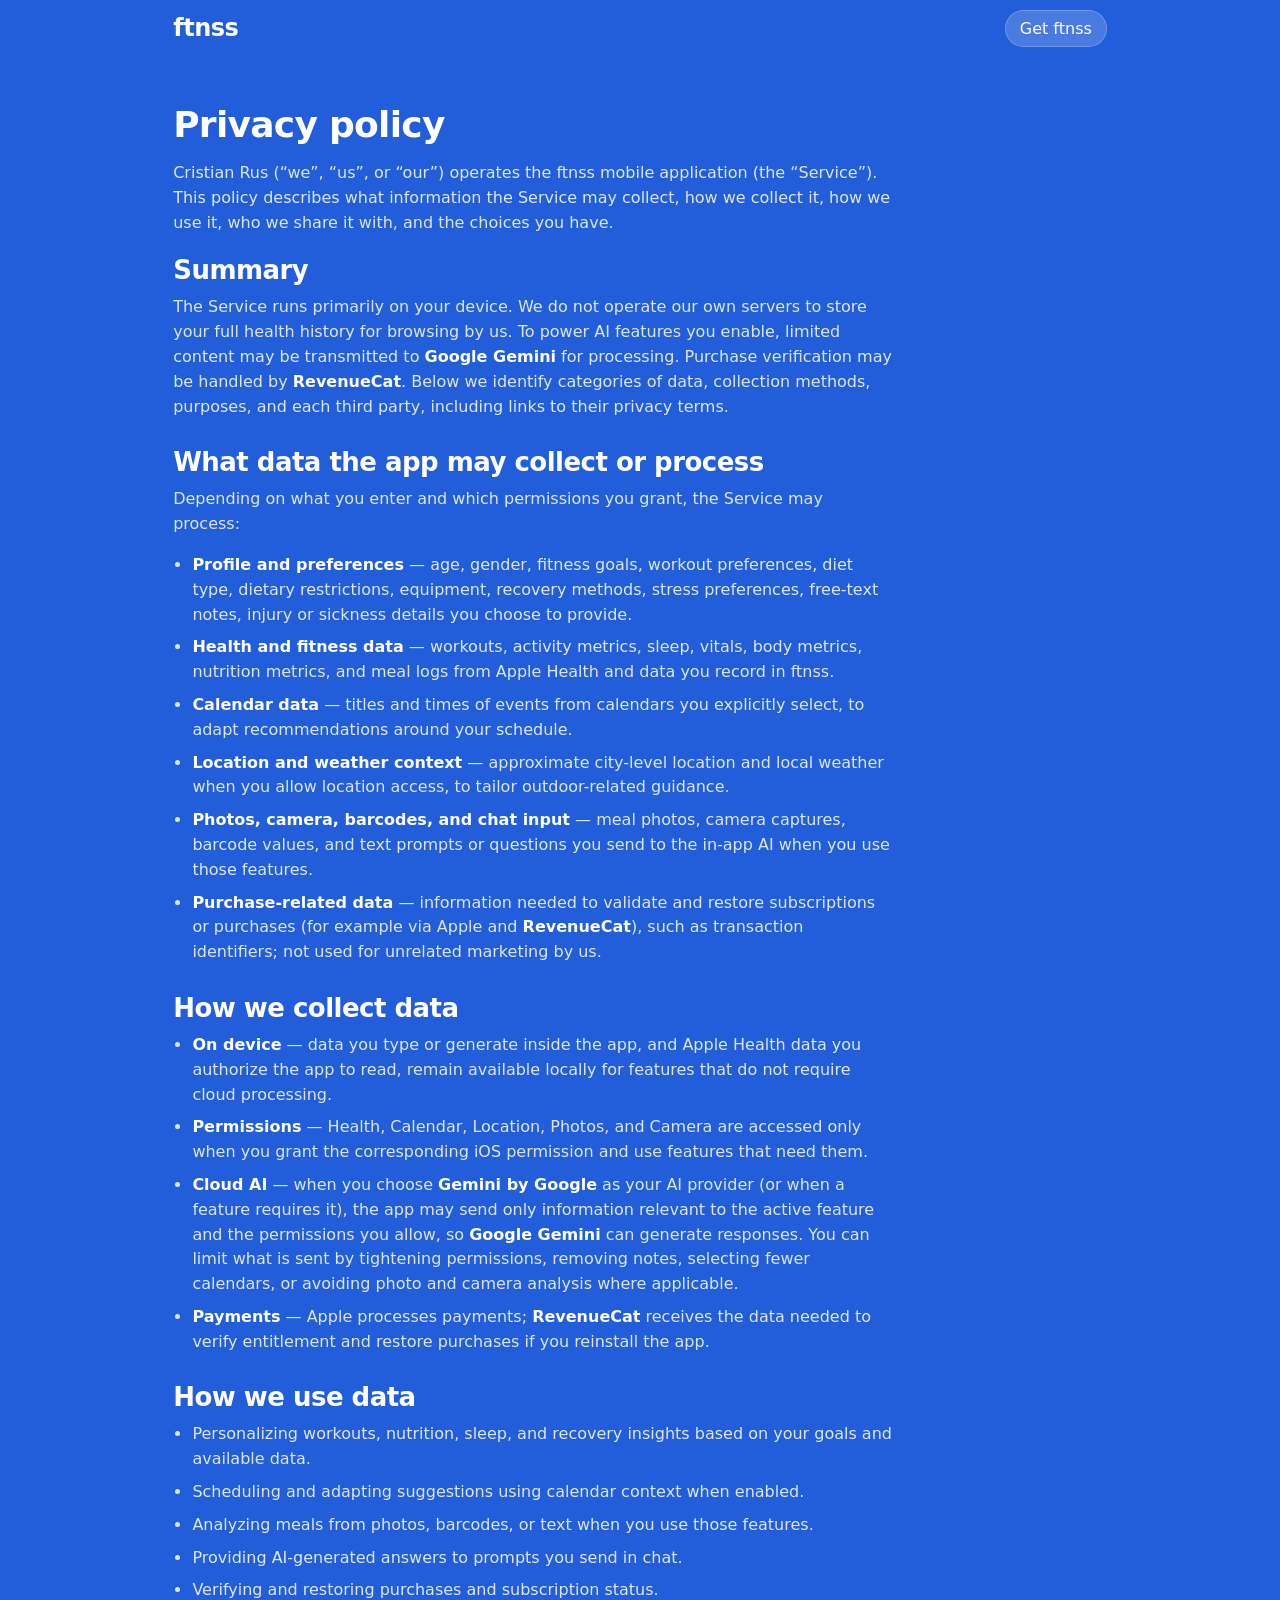
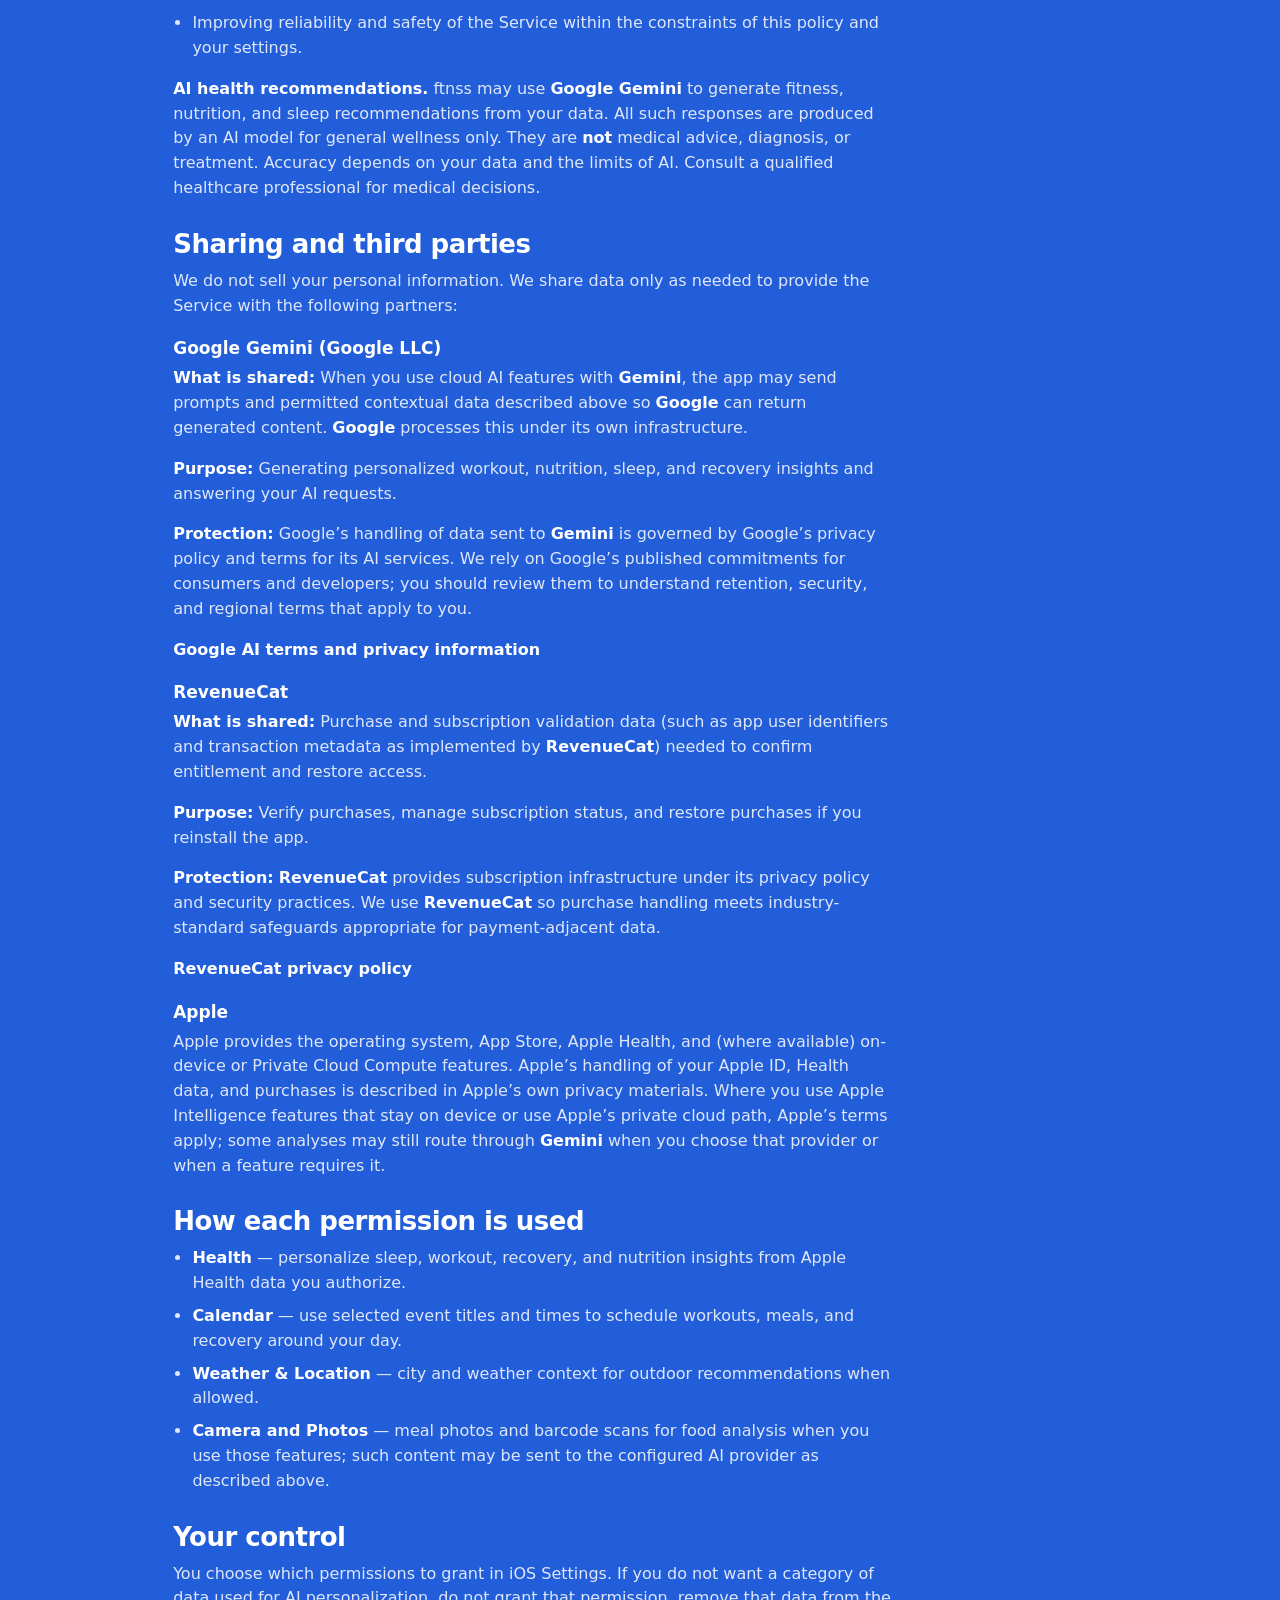
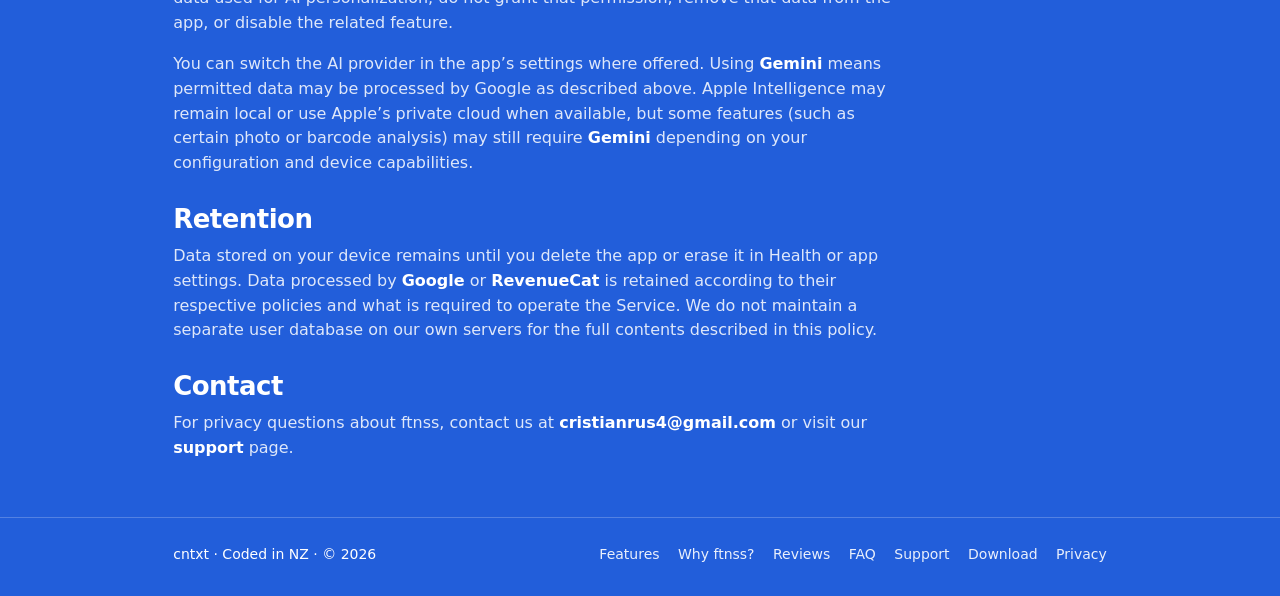
<file: privacy/index.html>
<!doctype html>
<html lang="en">
  <head>
    <meta charset="utf-8" />
    <meta name="viewport" content="width=device-width, initial-scale=1, viewport-fit=cover" />
    <title>Privacy policy | ftnss</title>
    <meta name="description" content="How ftnss collects, uses, and shares data—including Apple Health, optional Google Gemini AI, and purchases via RevenueCat." />

    <meta name="theme-color" content="#225EDA" />
    <meta name="theme-color" content="#225EDA" media="(prefers-color-scheme: light)" />
    <meta name="theme-color" content="#131415" media="(prefers-color-scheme: dark)" />
    <meta name="color-scheme" content="light dark" />
    <meta name="apple-mobile-web-app-capable" content="yes" />
    <meta name="apple-mobile-web-app-status-bar-style" content="black-translucent" />

    <meta property="og:title" content="Privacy policy | ftnss" />
    <meta property="og:description" content="Privacy policy for the ftnss app: data collection, AI processing, permissions, and third parties." />
    <meta property="og:type" content="website" />
    <meta property="og:image" content="../images/ftnss-hero.webp" />
    <meta name="twitter:card" content="summary_large_image" />

    <link rel="canonical" href="" id="canonical-link" />
    <link rel="apple-touch-icon" sizes="180x180" href="../favicon/apple-touch-icon.png" />
    <link rel="icon" type="image/png" sizes="32x32" href="../favicon/favicon-32x32.png" />
    <link rel="icon" type="image/png" sizes="16x16" href="../favicon/favicon-16x16.png" />
    <link rel="manifest" href="../favicon/site.webmanifest" />
    <link rel="shortcut icon" href="../favicon/favicon.ico" />
    <link rel="icon" sizes="192x192" href="../favicon/android-chrome-192x192.png" />
    <link rel="icon" sizes="512x512" href="../favicon/android-chrome-512x512.png" />
    <meta name="robots" content="index,follow" />

    <link rel="stylesheet" href="../style.css" />

    <script>
      (function () {
        var url = window.location.href.split('#')[0];
        var canonical = document.getElementById('canonical-link');
        if (canonical) canonical.setAttribute('href', url);
        var og = document.querySelector('meta[property="og:url"]');
        if (!og) {
          og = document.createElement('meta');
          og.setAttribute('property', 'og:url');
          document.head.appendChild(og);
        }
        og.setAttribute('content', url);
      })();
    </script>
  </head>
  <body class="scrolled">
    <nav class="top-nav" aria-label="Primary">
      <div class="container nav-inner">
        <a href="../" class="brand" aria-label="ftnss home">ftnss</a>
        <a class="btn download-btn" href="https://apps.apple.com/us/app/ai-health-insights-ftnss/id6742253667" target="_blank" rel="noopener">Get ftnss</a>
      </div>
    </nav>

    <main class="page-shell container privacy-page">
      <h1 class="privacy-policy-title">Privacy policy</h1>

      <p>
        Cristian Rus (“we”, “us”, or “our”) operates the ftnss mobile application (the “Service”). This policy describes what information the Service may collect, how we collect it, how we use it, who we share it with, and the choices you have.
      </p>

      <section class="privacy-section" aria-labelledby="privacy-summary">
        <h2 id="privacy-summary">Summary</h2>
        <p>
          The Service runs primarily on your device. We do not operate our own servers to store your full health history for browsing by us. To power AI features you enable, limited content may be transmitted to <a href="https://transparency.google/intl/en_us/our-policies/privacy-policy-terms-of-service/" target="_blank" rel="noopener">Google Gemini</a> for processing. Purchase verification may be handled by <a href="https://www.revenuecat.com/privacy" target="_blank" rel="noopener">RevenueCat</a>. Below we identify categories of data, collection methods, purposes, and each third party, including links to their privacy terms.
        </p>
      </section>

      <section class="privacy-section" aria-labelledby="privacy-collect">
        <h2 id="privacy-collect">What data the app may collect or process</h2>
        <p>Depending on what you enter and which permissions you grant, the Service may process:</p>
        <ul>
          <li>
            <strong class="privacy-strong">Profile and preferences</strong> — age, gender, fitness goals, workout preferences, diet type, dietary restrictions, equipment, recovery methods, stress preferences, free-text notes, injury or sickness details you choose to provide.
          </li>
          <li>
            <strong class="privacy-strong">Health and fitness data</strong> — workouts, activity metrics, sleep, vitals, body metrics, nutrition metrics, and meal logs from Apple Health and data you record in ftnss.
          </li>
          <li>
            <strong class="privacy-strong">Calendar data</strong> — titles and times of events from calendars you explicitly select, to adapt recommendations around your schedule.
          </li>
          <li>
            <strong class="privacy-strong">Location and weather context</strong> — approximate city-level location and local weather when you allow location access, to tailor outdoor-related guidance.
          </li>
          <li>
            <strong class="privacy-strong">Photos, camera, barcodes, and chat input</strong> — meal photos, camera captures, barcode values, and text prompts or questions you send to the in-app AI when you use those features.
          </li>
          <li>
            <strong class="privacy-strong">Purchase-related data</strong> — information needed to validate and restore subscriptions or purchases (for example via Apple and <a href="https://www.revenuecat.com/privacy" target="_blank" rel="noopener">RevenueCat</a>), such as transaction identifiers; not used for unrelated marketing by us.
          </li>
        </ul>
      </section>

      <section class="privacy-section" aria-labelledby="privacy-how">
        <h2 id="privacy-how">How we collect data</h2>
        <ul>
          <li><strong class="privacy-strong">On device</strong> — data you type or generate inside the app, and Apple Health data you authorize the app to read, remain available locally for features that do not require cloud processing.</li>
          <li><strong class="privacy-strong">Permissions</strong> — Health, Calendar, Location, Photos, and Camera are accessed only when you grant the corresponding iOS permission and use features that need them.</li>
          <li>
            <strong class="privacy-strong">Cloud AI</strong> — when you choose <a href="https://transparency.google/intl/en_us/our-policies/privacy-policy-terms-of-service/" target="_blank" rel="noopener">Gemini by Google</a> as your AI provider (or when a feature requires it), the app may send only information relevant to the active feature and the permissions you allow, so <a href="https://transparency.google/intl/en_us/our-policies/privacy-policy-terms-of-service/" target="_blank" rel="noopener">Google Gemini</a> can generate responses. You can limit what is sent by tightening permissions, removing notes, selecting fewer calendars, or avoiding photo and camera analysis where applicable.
          </li>
          <li>
            <strong class="privacy-strong">Payments</strong> — Apple processes payments; <a href="https://www.revenuecat.com/privacy" target="_blank" rel="noopener">RevenueCat</a> receives the data needed to verify entitlement and restore purchases if you reinstall the app.
          </li>
        </ul>
      </section>

      <section class="privacy-section" aria-labelledby="privacy-use">
        <h2 id="privacy-use">How we use data</h2>
        <ul>
          <li>Personalizing workouts, nutrition, sleep, and recovery insights based on your goals and available data.</li>
          <li>Scheduling and adapting suggestions using calendar context when enabled.</li>
          <li>Analyzing meals from photos, barcodes, or text when you use those features.</li>
          <li>Providing AI-generated answers to prompts you send in chat.</li>
          <li>Verifying and restoring purchases and subscription status.</li>
          <li>Improving reliability and safety of the Service within the constraints of this policy and your settings.</li>
        </ul>
        <p>
          <strong class="privacy-strong">AI health recommendations.</strong> ftnss may use <a href="https://transparency.google/intl/en_us/our-policies/privacy-policy-terms-of-service/" target="_blank" rel="noopener">Google Gemini</a> to generate fitness, nutrition, and sleep recommendations from your data. All such responses are produced by an AI model for general wellness only. They are <strong class="privacy-strong">not</strong> medical advice, diagnosis, or treatment. Accuracy depends on your data and the limits of AI. Consult a qualified healthcare professional for medical decisions.
        </p>
      </section>

      <section class="privacy-section" aria-labelledby="privacy-share">
        <h2 id="privacy-share">Sharing and third parties</h2>
        <p>We do not sell your personal information. We share data only as needed to provide the Service with the following partners:</p>

        <h3 id="google-gemini"><a href="https://transparency.google/intl/en_us/our-policies/privacy-policy-terms-of-service/" target="_blank" rel="noopener">Google Gemini</a> (Google LLC)</h3>
        <p>
          <strong class="privacy-strong">What is shared:</strong> When you use cloud AI features with <a href="https://transparency.google/intl/en_us/our-policies/privacy-policy-terms-of-service/" target="_blank" rel="noopener">Gemini</a>, the app may send prompts and permitted contextual data described above so <a href="https://transparency.google/intl/en_us/our-policies/privacy-policy-terms-of-service/" target="_blank" rel="noopener">Google</a> can return generated content. <a href="https://transparency.google/intl/en_us/our-policies/privacy-policy-terms-of-service/" target="_blank" rel="noopener">Google</a> processes this under its own infrastructure.
        </p>
        <p>
          <strong class="privacy-strong">Purpose:</strong> Generating personalized workout, nutrition, sleep, and recovery insights and answering your AI requests.
        </p>
        <p>
          <strong class="privacy-strong">Protection:</strong> Google’s handling of data sent to <a href="https://transparency.google/intl/en_us/our-policies/privacy-policy-terms-of-service/" target="_blank" rel="noopener">Gemini</a> is governed by Google’s privacy policy and terms for its AI services. We rely on Google’s published commitments for consumers and developers; you should review them to understand retention, security, and regional terms that apply to you.
        </p>
        <p>
          <a href="https://transparency.google/intl/en_us/our-policies/privacy-policy-terms-of-service/" target="_blank" rel="noopener">Google AI terms and privacy information</a>
        </p>

        <h3 id="revenuecat"><a href="https://www.revenuecat.com/privacy" target="_blank" rel="noopener">RevenueCat</a></h3>
        <p>
          <strong class="privacy-strong">What is shared:</strong> Purchase and subscription validation data (such as app user identifiers and transaction metadata as implemented by <a href="https://www.revenuecat.com/privacy" target="_blank" rel="noopener">RevenueCat</a>) needed to confirm entitlement and restore access.
        </p>
        <p>
          <strong class="privacy-strong">Purpose:</strong> Verify purchases, manage subscription status, and restore purchases if you reinstall the app.
        </p>
        <p>
          <strong class="privacy-strong">Protection:</strong> <a href="https://www.revenuecat.com/privacy" target="_blank" rel="noopener">RevenueCat</a> provides subscription infrastructure under its privacy policy and security practices. We use <a href="https://www.revenuecat.com/privacy" target="_blank" rel="noopener">RevenueCat</a> so purchase handling meets industry-standard safeguards appropriate for payment-adjacent data.
        </p>
        <p>
          <a href="https://www.revenuecat.com/privacy" target="_blank" rel="noopener">RevenueCat privacy policy</a>
        </p>

        <h3 id="apple">Apple</h3>
        <p>
          Apple provides the operating system, App Store, Apple Health, and (where available) on-device or Private Cloud Compute features. Apple’s handling of your Apple ID, Health data, and purchases is described in Apple’s own privacy materials. Where you use Apple Intelligence features that stay on device or use Apple’s private cloud path, Apple’s terms apply; some analyses may still route through <a href="https://transparency.google/intl/en_us/our-policies/privacy-policy-terms-of-service/" target="_blank" rel="noopener">Gemini</a> when you choose that provider or when a feature requires it.
        </p>
      </section>

      <section class="privacy-section" aria-labelledby="privacy-permissions">
        <h2 id="privacy-permissions">How each permission is used</h2>
        <ul>
          <li><strong class="privacy-strong">Health</strong> — personalize sleep, workout, recovery, and nutrition insights from Apple Health data you authorize.</li>
          <li><strong class="privacy-strong">Calendar</strong> — use selected event titles and times to schedule workouts, meals, and recovery around your day.</li>
          <li><strong class="privacy-strong">Weather &amp; Location</strong> — city and weather context for outdoor recommendations when allowed.</li>
          <li><strong class="privacy-strong">Camera and Photos</strong> — meal photos and barcode scans for food analysis when you use those features; such content may be sent to the configured AI provider as described above.</li>
        </ul>
      </section>

      <section class="privacy-section" aria-labelledby="privacy-control">
        <h2 id="privacy-control">Your control</h2>
        <p>
          You choose which permissions to grant in iOS Settings. If you do not want a category of data used for AI personalization, do not grant that permission, remove that data from the app, or disable the related feature.
        </p>
        <p>
          You can switch the AI provider in the app’s settings where offered. Using <a href="https://transparency.google/intl/en_us/our-policies/privacy-policy-terms-of-service/" target="_blank" rel="noopener">Gemini</a> means permitted data may be processed by Google as described above. Apple Intelligence may remain local or use Apple’s private cloud when available, but some features (such as certain photo or barcode analysis) may still require <a href="https://transparency.google/intl/en_us/our-policies/privacy-policy-terms-of-service/" target="_blank" rel="noopener">Gemini</a> depending on your configuration and device capabilities.
        </p>
      </section>

      <section class="privacy-section" aria-labelledby="privacy-retention">
        <h2 id="privacy-retention">Retention</h2>
        <p>
          Data stored on your device remains until you delete the app or erase it in Health or app settings. Data processed by <a href="https://transparency.google/intl/en_us/our-policies/privacy-policy-terms-of-service/" target="_blank" rel="noopener">Google</a> or <a href="https://www.revenuecat.com/privacy" target="_blank" rel="noopener">RevenueCat</a> is retained according to their respective policies and what is required to operate the Service. We do not maintain a separate user database on our own servers for the full contents described in this policy.
        </p>
      </section>

      <section class="privacy-section" aria-labelledby="privacy-contact">
        <h2 id="privacy-contact">Contact</h2>
        <p>
          For privacy questions about ftnss, contact us at <a href="mailto:cristianrus4@gmail.com">cristianrus4@gmail.com</a> or visit our <a href="../support/">support</a> page.
        </p>
      </section>
    </main>

    <footer class="site-footer">
      <div class="container footer-inner">
        <p>cntxt · Coded in NZ · © 2026</p>
        <nav class="footer-links" aria-label="Footer">
          <a href="../#features">Features</a>
          <a href="../#why">Why ftnss?</a>
          <a href="../#reviews">Reviews</a>
          <a href="../#faq">FAQ</a>
          <a href="../support/">Support</a>
          <a href="https://apps.apple.com/us/app/ai-health-insights-ftnss/id6742253667" target="_blank" rel="noopener">Download</a>
          <a href="../privacy/" aria-current="page">Privacy</a>
        </nav>
      </div>
    </footer>
  </body>
</html>
</file>
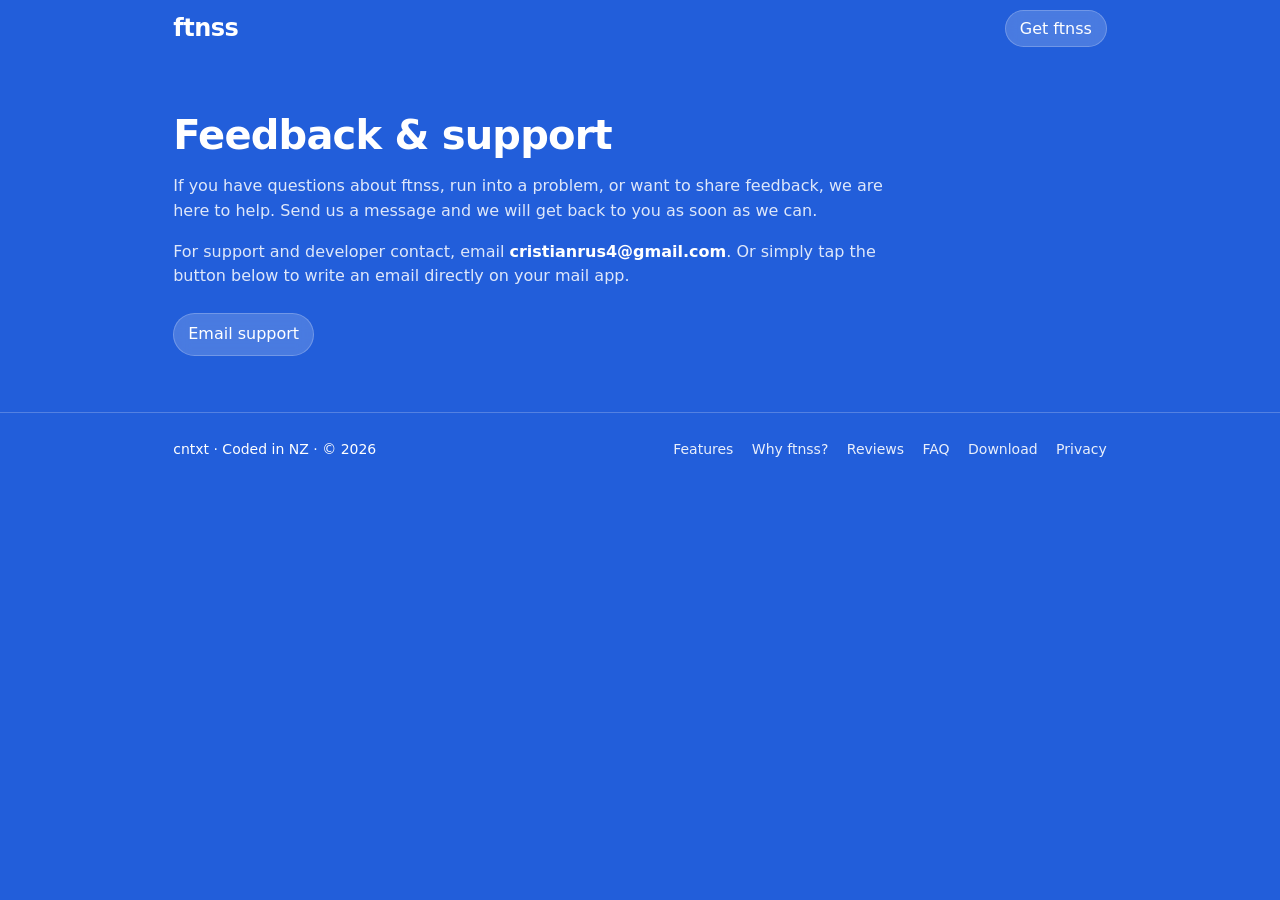
<file: support/index.html>
<!doctype html>
<html lang="en">
  <head>
    <meta charset="utf-8" />
    <meta name="viewport" content="width=device-width, initial-scale=1, viewport-fit=cover" />
    <title>Support | ftnss</title>
    <meta name="description" content="Contact the ftnss team for help, feedback, or technical issues. Reach us by email for support." />

    <meta name="theme-color" content="#225EDA" />
    <meta name="theme-color" content="#225EDA" media="(prefers-color-scheme: light)" />
    <meta name="theme-color" content="#131415" media="(prefers-color-scheme: dark)" />
    <meta name="color-scheme" content="light dark" />
    <meta name="apple-mobile-web-app-capable" content="yes" />
    <meta name="apple-mobile-web-app-status-bar-style" content="black-translucent" />

    <meta property="og:title" content="Support | ftnss" />
    <meta property="og:description" content="Questions or issues? Contact the ftnss developer for feedback and support." />
    <meta property="og:type" content="website" />
    <meta property="og:image" content="../images/ftnss-hero.webp" />
    <meta name="twitter:card" content="summary_large_image" />

    <link rel="canonical" href="" id="canonical-link" />
    <link rel="apple-touch-icon" sizes="180x180" href="../favicon/apple-touch-icon.png" />
    <link rel="icon" type="image/png" sizes="32x32" href="../favicon/favicon-32x32.png" />
    <link rel="icon" type="image/png" sizes="16x16" href="../favicon/favicon-16x16.png" />
    <link rel="manifest" href="../favicon/site.webmanifest" />
    <link rel="shortcut icon" href="../favicon/favicon.ico" />
    <link rel="icon" sizes="192x192" href="../favicon/android-chrome-192x192.png" />
    <link rel="icon" sizes="512x512" href="../favicon/android-chrome-512x512.png" />
    <meta name="robots" content="index,follow" />

    <link rel="stylesheet" href="../style.css" />

    <script>
      (function () {
        var url = window.location.href.split('#')[0];
        var canonical = document.getElementById('canonical-link');
        if (canonical) canonical.setAttribute('href', url);
        var og = document.querySelector('meta[property="og:url"]');
        if (!og) {
          og = document.createElement('meta');
          og.setAttribute('property', 'og:url');
          document.head.appendChild(og);
        }
        og.setAttribute('content', url);
      })();
    </script>
  </head>
  <body class="scrolled">
    <nav class="top-nav" aria-label="Primary">
      <div class="container nav-inner">
        <a href="../" class="brand" aria-label="ftnss home">ftnss</a>
        <a class="btn download-btn" href="https://apps.apple.com/us/app/ai-health-insights-ftnss/id6742253667" target="_blank" rel="noopener">Get ftnss</a>
      </div>
    </nav>

    <main class="page-shell container">
      <h1>Feedback & support</h1>
      <p>
        If you have questions about ftnss, run into a problem, or want to share feedback, we are here to help. Send us a message and we will get back to you as soon as we can.
      </p>
      <p>
        For support and developer contact, email <a href="mailto:cristianrus4@gmail.com">cristianrus4@gmail.com</a>. Or simply tap the button below to write an email directly on your mail app.
      </p>
      <p class="support-cta">
        <a
          class="btn download-btn"
          href="mailto:cristianrus4@gmail.com?subject=ftnss%3A%20Feedback%20%26%20support"
          >Email support</a
        >
      </p>
    </main>

    <footer class="site-footer">
      <div class="container footer-inner">
        <p>cntxt · Coded in NZ · © 2026</p>
        <nav class="footer-links" aria-label="Footer">
          <a href="../#features">Features</a>
          <a href="../#why">Why ftnss?</a>
          <a href="../#reviews">Reviews</a>
          <a href="../#faq">FAQ</a>
          <a href="https://apps.apple.com/us/app/ai-health-insights-ftnss/id6742253667" target="_blank" rel="noopener">Download</a>
          <a href="../privacy/">Privacy</a>
        </nav>
      </div>
    </footer>
  </body>
</html>
</file>
<file: style.css>
/*
  Left – Landing Page Styles
  - Gradient background: top-right (#FF4019) to bottom-left (#E69525)
  - Responsive grid: 1 col (mobile) → 3 cols (desktop)
  - Fonts: Roboto / Ubuntu → system sans fallback
*/

:root {
  --bg-start: #225EDA;
  --bg-end: #225EDA;
  --text: #ffffff;
  --text-dim: rgba(255, 255, 255, 0.85);
  --card-bg: rgba(255, 255, 255, 0.10);
  --card-border: rgba(255, 255, 255, 0.18);
  --max-w: 1100px;
  --hairline: rgba(255, 255, 255, 0.22);
  --glass-bg: rgba(0, 0, 0, 0.14);
  --img-shadow: 10px 10px 30px rgba(0,0,0,0.5), 40px 40px 60px rgba(0,0,0,0.3);
  --btn-hover-bg: rgba(255, 255, 255, 0.18);
}

/* Dark mode: use solid black background instead of orange */
@media (prefers-color-scheme: dark) {
  :root {
    --bg-start: #131415;
    --bg-end: #131415;
  }
}

* {
  box-sizing: border-box;
}

html, body { min-height: 100%; }

body {
  margin: 0;
  color: var(--text);
  background: var(--bg-start);
  font-family: system-ui, -apple-system, 'Segoe UI', 'Helvetica Neue', Arial, sans-serif;
  -webkit-font-smoothing: antialiased;
  -moz-osx-font-smoothing: grayscale;
  min-width: 370px; /* allow horizontal scroll below 370px */
}

/* Improve keyboard focus visibility */
a:focus-visible, .btn:focus-visible, button:focus-visible {
  outline: 2px solid rgba(255, 255, 255, 0.9);
  outline-offset: 2px;
}

/* Global image behavior */
img {
  max-width: 100%;
  height: auto;
  box-shadow: none;
}

.container {
  width: 100%;
  max-width: var(--max-w);
  margin: 0 auto;
  padding-inline: clamp(24px, 6.5vw, 96px);
}

/* Top navigation */
.top-nav {
  position: fixed; /* do not reserve space; appears over content */
  top: 0;
  left: 0;
  right: 0;
  z-index: 1000;
  background: transparent; /* single page bg */
  border-bottom: none; /* show only when scrolled */
  opacity: 0; /* hidden until scroll */
  transform: translateY(-100%);
  pointer-events: none;
  transition: opacity 200ms ease, transform 200ms ease, background-color 180ms ease;
}

.nav-inner {
  display: flex;
  align-items: center;
  justify-content: space-between;
  height: 56px;
}

.brand {
  color: var(--text);
  text-decoration: none;
  font-weight: 700;
  letter-spacing: -0.02em;
  font-size: 24px; /* slightly bigger title */
}

.btn {
  display: inline-flex;
  align-items: center;
  gap: 8px;
  padding: 8px 14px;
  border-radius: 9999px;
  color: #fff;
  text-decoration: none;
  background: var(--btn-hover-bg);
  font-weight: 400; /* regular by default */
  -webkit-backdrop-filter: blur(8px);
  backdrop-filter: blur(8px);
  border: 1px solid var(--hairline);
  transition: background-color 180ms ease, border-color 180ms ease, filter 180ms ease, transform 60ms ease;
}

.btn:hover { background: var(--btn-hover-bg); filter: brightness(1.05); font-weight: 700; }
.btn:active { transform: translateY(1px); }

/* Hero */
.hero {
  text-align: center;
  padding: calc(80px + env(safe-area-inset-top)) 0 28px; /* account for iOS notch area */
  position: relative;
  overflow: visible;
}

.hero-head {
  display: block;
  margin-bottom: 8px;
}

.hero-titles {
  text-align: center;
}

/* Small pill to indicate iOS 26 readiness */
.ios-badge {
  display: inline-flex;
  align-items: center;
  gap: 8px;
  padding: 6px 12px;
  border-radius: 9999px;
  background: var(--btn-hover-bg);
  border: 1px solid var(--card-border);
  -webkit-backdrop-filter: blur(8px);
  backdrop-filter: blur(8px);
  font-weight: 700;
  font-size: 14px;
  margin: 0 0 8px;
  position: relative;
  z-index: 1;
  will-change: opacity, transform;
  transition: opacity 180ms linear;
}

/* Blur only the text inside the badge to avoid Safari's backdrop-filter + filter conflict */
.ios-badge-text {
  display: inline-block;
  will-change: filter;
  transition: filter 180ms linear;
}

.hero-image {
  /* Keep full image visible without side cropping */
  width: 100%;
  max-width: clamp(300px, 92vw, 980px);
  height: auto; /* preserve aspect ratio */
  max-height: 80vh; /* avoid exceeding viewport height */
  display: block;
  margin: 18px auto 24px; /* space between subtitle and image */
  border-radius: 20px;
  position: relative;
  z-index: 2;
  pointer-events: none;
  will-change: transform;
}

/* From ~470px and up, crop nicely */
@media (min-width: 470px) {
  .hero-image {
    width: 100%;
    max-width: 980px;
    height: 80vh;
    max-height: 80vh;
    object-fit: cover;
    object-position: top center;
  }
}

.app-title {
  margin: 12px 0 10px; /* reduced space above title */
  font-size: clamp(56px, 8vw, 100px); /* larger title */
  font-weight: 900; /* bolder title */
  line-height: 1.05;
  letter-spacing: -0.02em;
  position: relative;
  z-index: 1;
  will-change: opacity, filter, transform;
  transition: opacity 180ms linear, filter 180ms linear;
}

/* Ensure any h1 renders heavy */
h1 { font-weight: 900; }

.app-subtitle {
  margin: 0 0 16px;
  font-size: clamp(22px, 3vw, 30px); /* larger subtitle */
  color: var(--text); /* same color as title */
  font-weight: 600; /* bolder subtitle */
  position: relative;
  z-index: 1;
  will-change: opacity, filter, transform;
  transition: opacity 180ms linear, filter 180ms linear;
}

.cta {
  margin: 8px 0 18px;
}

.cta-desktop { display: none !important; }
.cta-mobile { display: block; }

/* Mobile: hide static badge until the floater disappears on scroll */
@media (max-width: 1023px) {
  .cta-mobile { display: none; }
  body.scrolled .cta-mobile { display: block; }
}

.hero-blurb {
  max-width: 820px;
  margin: 12px auto 0;
  font-size: clamp(16px, 2vw, 18px);
  color: var(--text-dim);
}

/* Features */
.stats { padding-block: 24px 14px; }
.stats-grid {
  display: grid;
  grid-template-columns: 1fr;
  gap: 18px;
  text-align: center;
  justify-items: center; /* center columns */
}

.stat-value {
  font-weight: 800;
  letter-spacing: -0.015em;
  font-size: clamp(36px, 6vw, 64px);
}

.stat-label {
  margin-top: 6px;
  color: var(--text-dim);
  font-size: clamp(14px, 2.2vw, 18px);
}

@media (min-width: 1024px) {
  .stats-grid { grid-template-columns: repeat(3, 1fr); }
}

.features {
  padding-block: 44px 24px; /* more separation from neighbors */
}

.features-grid {
  display: grid;
  gap: 28px; /* slightly larger gutters */
  grid-template-columns: 1fr;
}

@media (min-width: 720px) {
  .features-grid {
    grid-template-columns: repeat(2, 1fr);
  }
}

@media (min-width: 1024px) {
  .hero-head {
    display: grid;
    grid-template-columns: 1fr auto;
    align-items: center;
    gap: 16px;
  }
  .hero-titles { text-align: left; }
  .cta-desktop { display: inline-block !important; }
  .cta-mobile { display: none !important; }
  .features-grid {
    grid-template-columns: repeat(3, 1fr);
  }
}

.feature-card {
  background: transparent;
  border: 0;
  border-radius: 0;
  overflow: visible;
  box-shadow: none;
  padding: 12px 14px; /* more breathing room so images aren't flush */
}

.feature-card img {
  display: block;
  width: 100%;
  height: auto;
  object-fit: cover;
  background: transparent;
  border-radius: 14px; /* soften image edges without a card */
}

.feature-card h3 {
  margin: 14px 16px 8px;
  font-size: 20px;
}

.feature-card p {
  margin: 0 16px 16px;
  color: var(--text-dim);
  font-size: 15px;
}

/* Why section */
.why {
  padding-block: 40px 56px; /* more vertical rhythm */
  background: transparent; /* ensure single background */
}

/* Reviews */
.reviews {
  padding-block: 24px 64px;
}

.reviews h2 {
  margin: 0 0 6px;
  font-size: clamp(26px, 3.5vw, 34px);
}

.reviews-sub {
  margin: 0 0 18px;
  color: var(--text-dim);
  font-size: 16px;
}

.reviews-grid {
  display: grid;
  grid-template-columns: 1fr;
  gap: 16px;
}

@media (min-width: 720px) {
  .reviews-grid {
    grid-template-columns: repeat(2, 1fr);
  }
}

@media (min-width: 1024px) {
  .reviews-grid {
    grid-template-columns: repeat(3, 1fr);
  }
}

.review-card {
  background: var(--card-bg);
  border: 1px solid var(--card-border);
  border-radius: 14px;
  padding: 14px 16px 16px;
  backdrop-filter: blur(6px);
  -webkit-backdrop-filter: blur(6px);
}

.stars {
  letter-spacing: 1px;
  font-size: 14px;
  margin-bottom: 8px;
}

.review-title {
  margin: 0 0 8px;
  font-size: 18px;
}

.reviewer {
  margin: 10px 0 0;
  color: var(--text-dim);
}

/* FAQ */
.faq {
  padding-block: 24px 72px;
}

.faq h2 {
  margin: 0 0 12px;
  font-size: clamp(26px, 3.5vw, 34px);
}

.faq-list {
  display: grid;
  grid-template-columns: 1fr; /* always single column */
  gap: 12px;
}

.faq-item { background: transparent; border: 0; border-radius: 0; padding: 0; }
.faq-item + .faq-item { border-top: 1px solid var(--card-border); padding-top: 12px; }

.faq-item summary { cursor: pointer; font-weight: 600; list-style: none; display: flex; align-items: center; justify-content: space-between; padding: 8px 0; }
.faq-item summary::after { content: "+"; color: var(--text); margin-left: 12px; font-weight: 700; }
.faq-item[open] summary::after { content: "×"; }

.faq-item summary::-webkit-details-marker { display: none; }

.faq-body {
  margin-top: 8px;
  color: var(--text-dim);
}

/* Make FAQ links white (not default blue) */
.faq-body a,
.faq-body a:visited {
  color: var(--text);
}

.faq-body ol {
  margin: 0 0 8px 18px;
}

.why h2 {
  margin: 0 0 10px;
  font-size: clamp(26px, 3.5vw, 34px);
}

.why p {
  margin: 0;
  color: var(--text-dim);
  font-size: 16px;
  max-width: 900px;
}

/* Footer */
.site-footer { /* keep gradient continuous; single background */
  border-top: 1px solid var(--hairline); /* thin divider */
  background: transparent;
}

/* On scroll, strengthen nav readability with blur + subtle tint */
body.scrolled .top-nav {
  /* background: var(--glass-bg); */
  /* -webkit-backdrop-filter: saturate(160%) blur(12px); */
  /* backdrop-filter: saturate(160%) blur(12px); */
  /* border-bottom: 1px solid var(--hairline); */
  opacity: 1;
  transform: translateY(0);
  pointer-events: auto;
}

.footer-inner {
  display: flex;
  align-items: center;
  justify-content: space-between;
  gap: 16px;
  padding-block: 14px 20px; /* keep container's horizontal padding */
  font-size: 14px;
}

.sitemap {
  border-top: 1px solid var(--hairline);
  padding-block: 10px 6px;
  font-size: 14px;
}
.sitemap a {
  color: var(--text);
  text-decoration: none;
  opacity: 0.9;
  margin: 0 10px;
}
.sitemap a:first-of-type { margin-left: 0; }
.sitemap a:hover { opacity: 1; text-decoration: none; font-weight: 700; }

/* Floating App Store badge that hides once user scrolls */
.appstore-floater { display: none; position: fixed; left: 50%; bottom: calc(env(safe-area-inset-bottom) + 12px); transform: translateX(-50%); z-index: 1001; opacity: 1; transition: opacity 220ms ease, transform 220ms ease; }
.appstore-floater img { display: block; width: clamp(160px, 40vw, 245px); height: auto; }
@media (max-width: 1023px) { .appstore-floater { display: block; } }
body.scrolled .appstore-floater { opacity: 0; transform: translate(-50%, 16px); pointer-events: none; }

.footer-links a {
  color: var(--text);
  text-decoration: none;
  opacity: 0.9;
  margin-left: 14px;
}

.footer-links a:hover { opacity: 1; text-decoration: none; font-weight: 700; }

/* Global link hover: bold instead of underline */
a:hover { text-decoration: none; font-weight: 700; }

/* Prefer reduced motion */
@media (prefers-reduced-motion: no-preference) {
  .hero-image {
    transition: transform 400ms ease;
  }
  .hero-image:hover {
    transform: translateY(-2px);
  }
}
.seo-intro { padding-block: 20px 14px; }
.seo-intro h2 { margin: 0 0 8px; font-size: clamp(24px, 3.5vw, 32px); }
.seo-intro p { color: var(--text-dim); margin: 8px 0; }

.use-cases { padding-block: 28px 18px; }
.use-cases h2 { margin: 0 0 10px; font-size: clamp(24px, 3.5vw, 32px); }
.use-cases-grid { display: grid; grid-template-columns: 1fr; gap: 14px; }
@media (min-width: 720px) { .use-cases-grid { grid-template-columns: repeat(2, 1fr); } }
@media (min-width: 1024px) { .use-cases-grid { grid-template-columns: repeat(3, 1fr); } }
.use-cases article { background: var(--card-bg); border: 1px solid var(--card-border); border-radius: 14px; padding: 14px 16px 16px; backdrop-filter: blur(6px); -webkit-backdrop-filter: blur(6px); }
.use-cases article h3 { margin: 0 0 8px; font-size: 18px; }
.use-cases article p { margin: 0; color: var(--text-dim); }
.alternatives { padding-block: 24px 16px; }
.alternatives h2 { margin: 0 0 8px; font-size: clamp(24px, 3.5vw, 32px); }
.alternatives p { margin: 8px 0; color: var(--text-dim); }
.aso-highlights { padding-block: 24px 16px; }
.aso-grid { display: grid; grid-template-columns: 1fr; gap: 16px; }
@media (min-width: 1024px) { .aso-grid { grid-template-columns: repeat(2, 1fr); } }
.aso-col h2 { margin: 0 0 10px; font-size: clamp(22px, 3.2vw, 28px); }
.checklist { margin: 0; padding-left: 0; color: var(--text-dim); list-style: none; }
.checklist li { margin: 6px 0; position: relative; padding-left: 16px; }
.checklist li::before { content: "-"; position: absolute; left: 0; color: var(--text); opacity: 0.95; }

/* Inner pages (e.g. support) — nav is fixed 56px; pad by bar + safe area + gap */
.page-shell {
  padding-top: calc(56px + env(safe-area-inset-top, 0px) + 48px);
  padding-bottom: 56px;
}
.page-shell h1 {
  margin: 0 0 16px;
  padding-top: 8px;
  font-size: clamp(28px, 4vw, 40px);
  font-weight: 900;
  letter-spacing: -0.02em;
}
.page-shell p {
  margin: 0 0 16px;
  color: var(--text-dim);
  font-size: 16px;
  max-width: 720px;
  line-height: 1.55;
}
.page-shell p:last-child {
  margin-bottom: 0;
}
/* Inline links: match page text (bold white), not browser default blue */
.page-shell a:not(.btn):any-link {
  color: var(--text);
  font-weight: 700;
  text-decoration: none;
  -webkit-text-fill-color: var(--text);
}
.page-shell a:not(.btn):hover {
  text-decoration: underline;
  text-underline-offset: 3px;
}
.support-cta {
  margin-top: 24px !important;
}

/* Privacy page */
.privacy-page h1.privacy-policy-title {
  margin: 0 0 16px;
  padding-top: 0;
  font-size: clamp(26px, 3.5vw, 36px);
}
.privacy-page .privacy-section h2 {
  margin: 28px 0 10px;
  font-size: clamp(20px, 2.8vw, 26px);
  font-weight: 800;
  letter-spacing: -0.02em;
  color: var(--text);
}
.privacy-page .privacy-section:first-of-type h2 {
  margin-top: 20px;
}
.privacy-page .privacy-section h3 {
  margin: 20px 0 8px;
  font-size: 17px;
  font-weight: 700;
  color: var(--text);
}
.privacy-page .privacy-section h3 a:any-link {
  color: inherit;
  font-weight: inherit;
  -webkit-text-fill-color: inherit;
}
.privacy-page ul {
  margin: 0 0 16px;
  padding-left: 1.2em;
  color: var(--text-dim);
  max-width: 720px;
  line-height: 1.55;
}
.privacy-page li {
  margin: 8px 0;
}
.privacy-page .privacy-section p {
  max-width: 720px;
}
.privacy-page .privacy-strong {
  color: var(--text);
  font-weight: 700;
}
</file>
